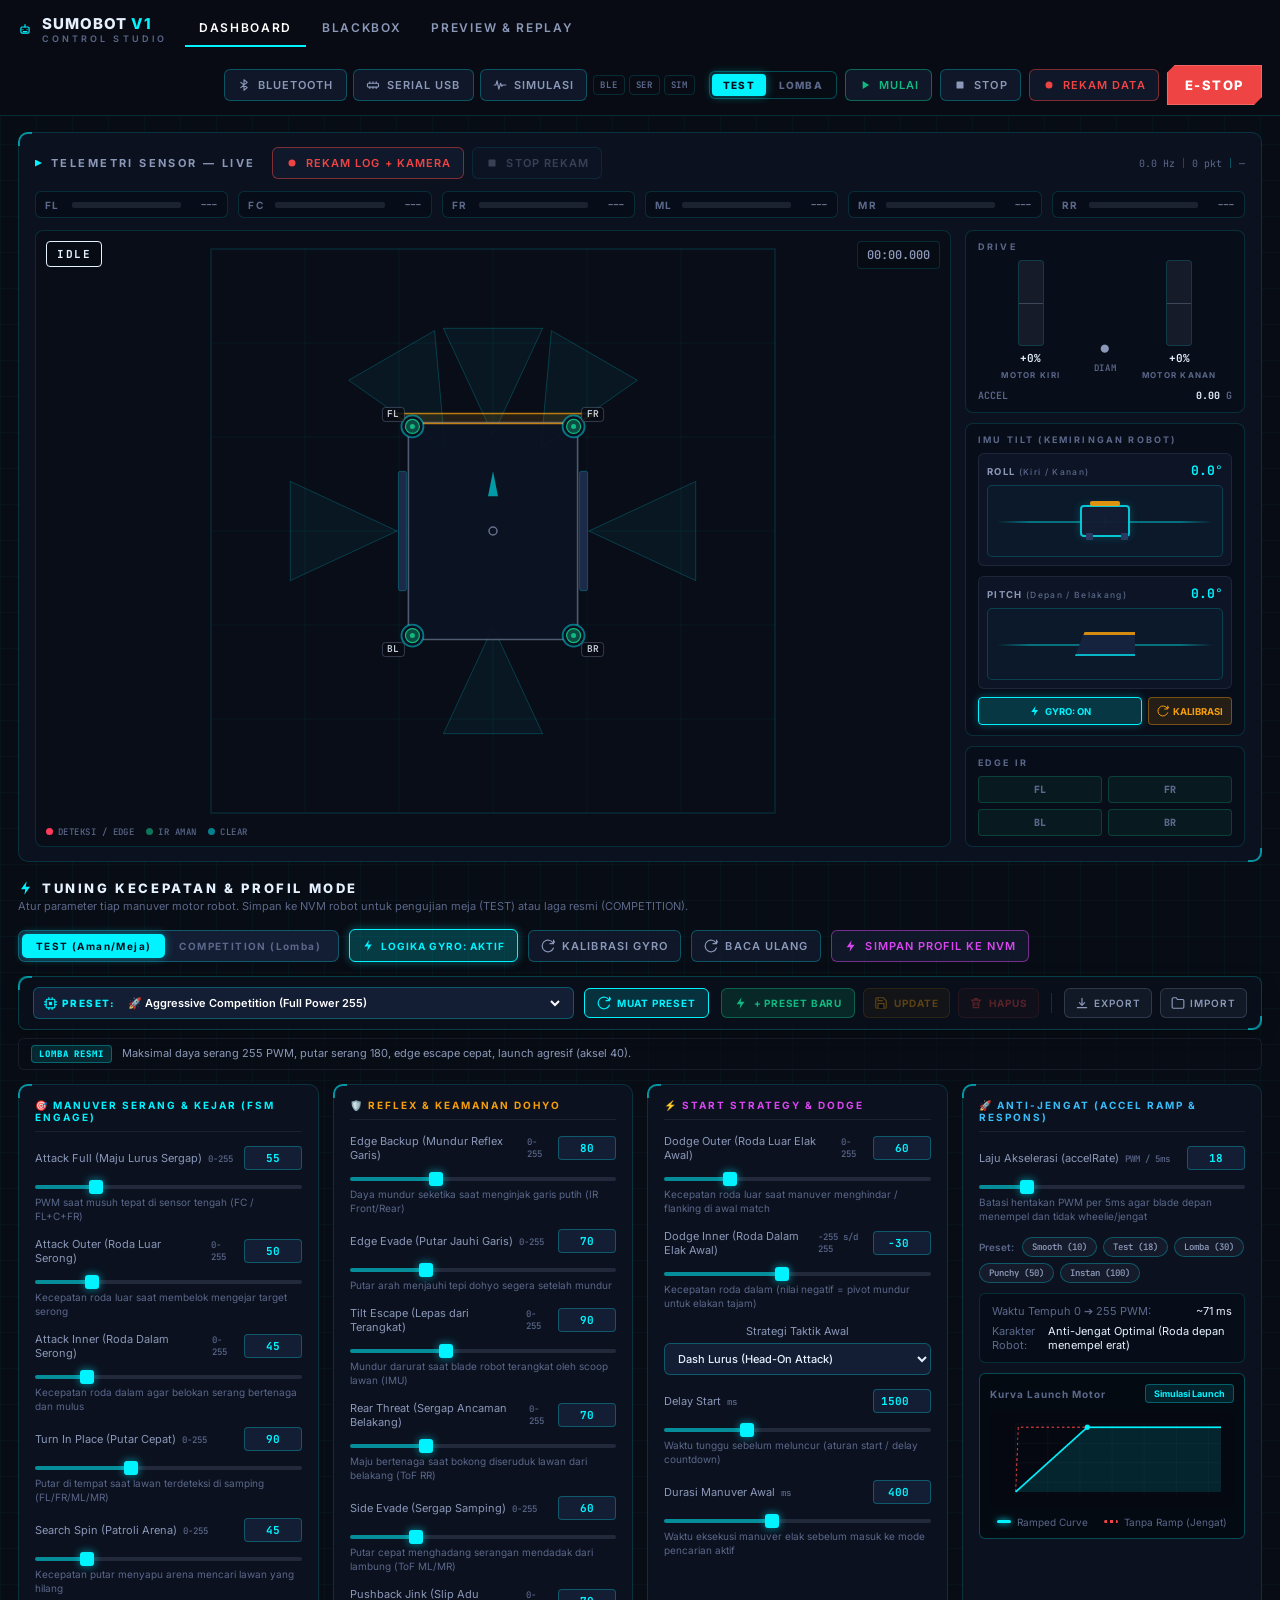
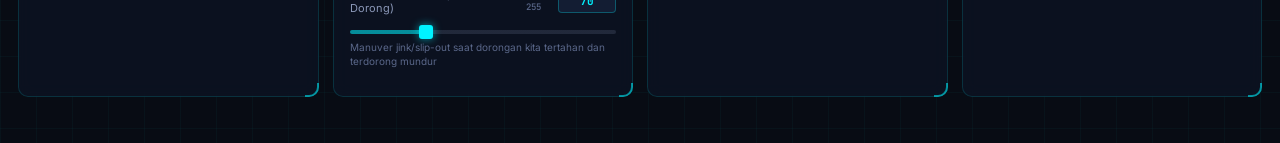
<file: index.html>
<!DOCTYPE html>
<html>
<head>
  <meta charset="utf-8">
  <meta http-equiv="refresh" content="0; url=/web/index.html">
  <title>Redirecting to Summobot Studio...</title>
  <script>
    window.location.href = "/web/index.html";
  </script>
</head>
<body>
  <p>Redirecting to <a href="/web/index.html">Summobot Studio</a>...</p>
</body>
</html>
</file>
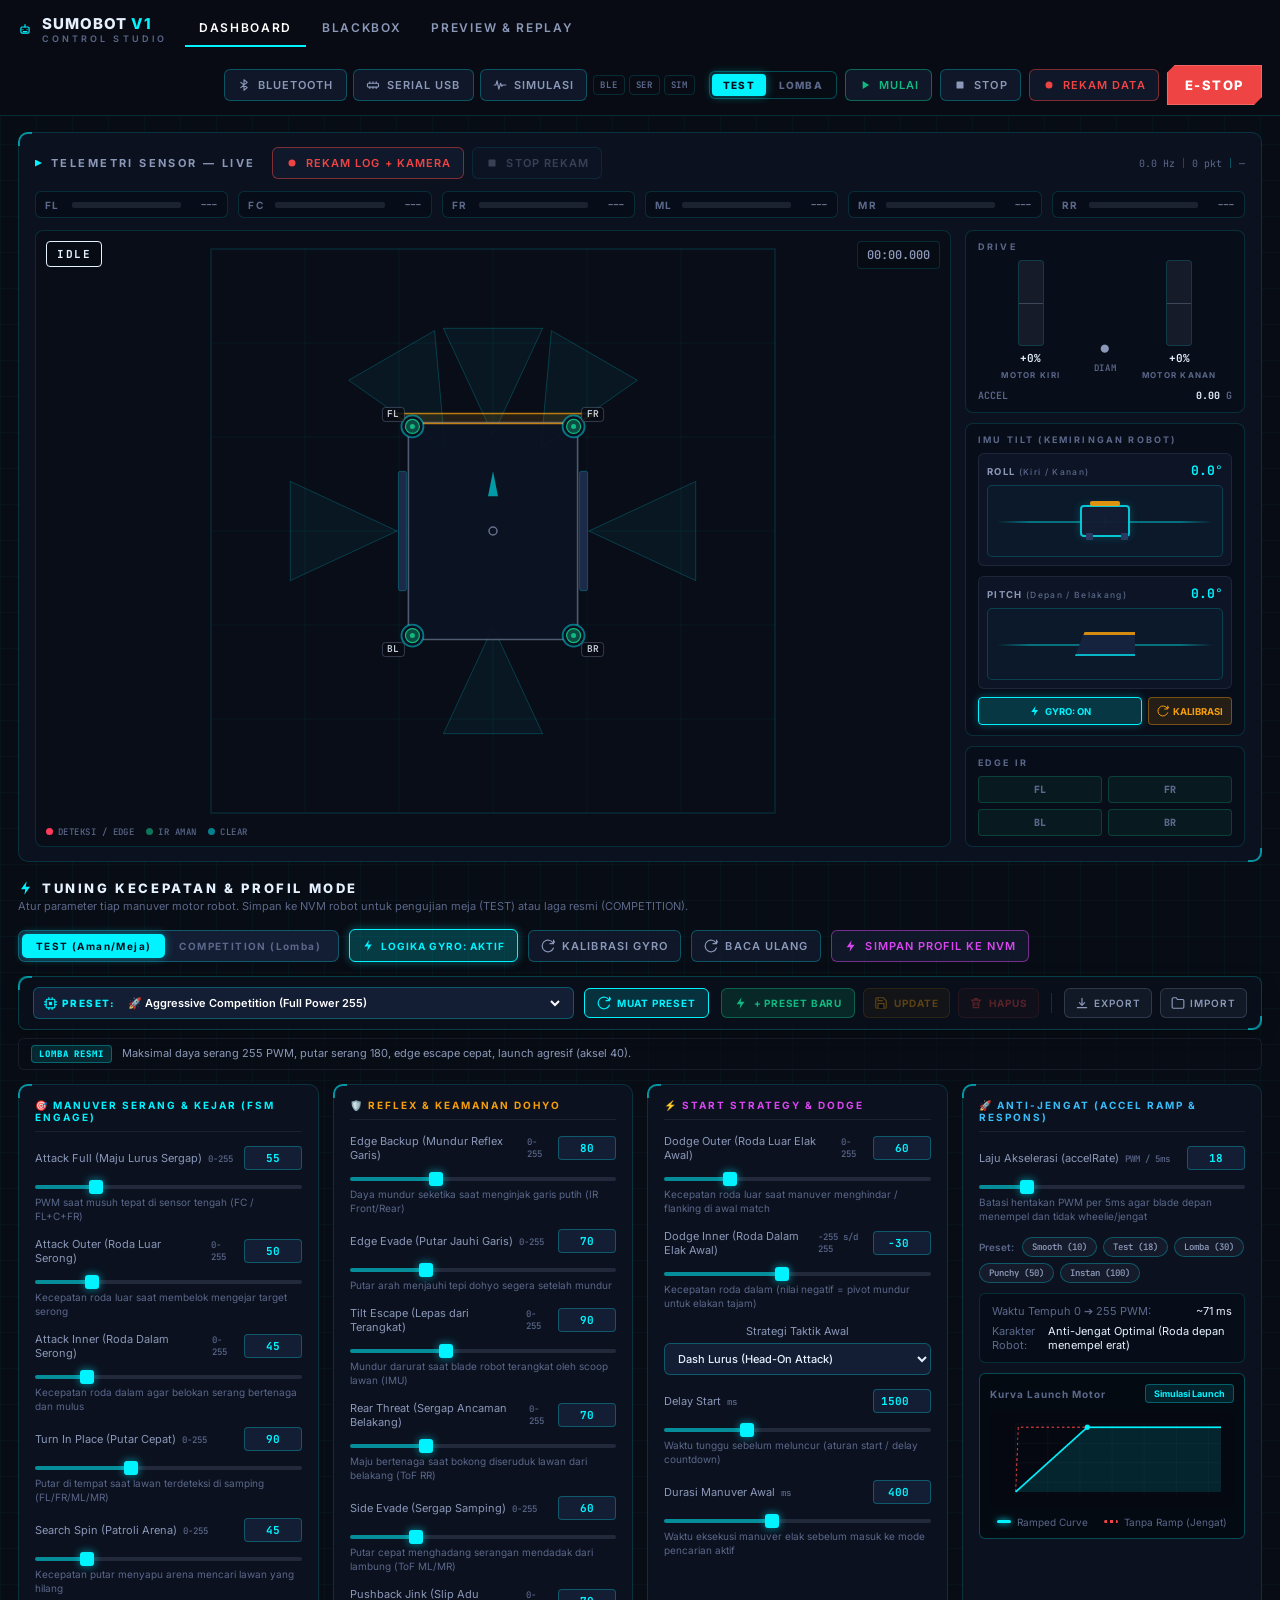
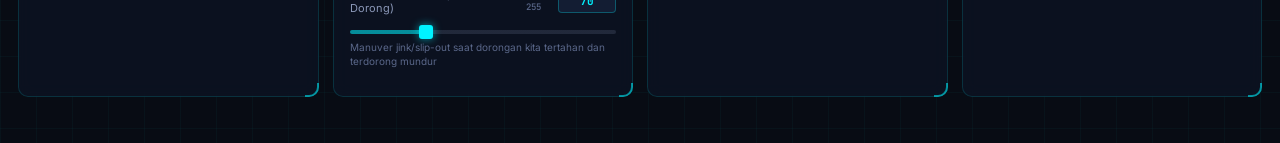
<file: web/index.html>
<!DOCTYPE html>
<html lang="id">
<head>
<meta charset="UTF-8"/>
<meta name="viewport" content="width=device-width, initial-scale=1.0"/>
<title>SUMOBOT V1 — Control Studio</title>
<link rel="preconnect" href="https://fonts.googleapis.com">
<link rel="preconnect" href="https://fonts.gstatic.com" crossorigin>
<link href="https://fonts.googleapis.com/css2?family=Inter:wght@400;500;600;700;800&family=JetBrains+Mono:wght@400;500;700&display=swap" rel="stylesheet">
<link rel="stylesheet" href="style.css"/>
</head>
<body>

<!-- ====== SPRITE IKON SVG ====== -->
<svg width="0" height="0" style="position:absolute" aria-hidden="true">
  <symbol id="i-play" viewBox="0 0 24 24"><path d="M8 5v14l11-7z" fill="currentColor"/></symbol>
  <symbol id="i-pause" viewBox="0 0 24 24"><path d="M7 5h4v14H7zM13 5h4v14h-4z" fill="currentColor"/></symbol>
  <symbol id="i-stop" viewBox="0 0 24 24"><rect x="6" y="6" width="12" height="12" rx="1.5" fill="currentColor"/></symbol>
  <symbol id="i-bt" viewBox="0 0 24 24"><path d="M6.5 7.5l11 9L12 21V3l5.5 4.5-11 9" fill="none" stroke="currentColor" stroke-width="2" stroke-linejoin="round" stroke-linecap="round"/></symbol>
  <symbol id="i-usb" viewBox="0 0 24 24"><rect x="2.5" y="9" width="19" height="6.5" rx="2" fill="none" stroke="currentColor" stroke-width="2"/><path d="M6.5 9V6.5M12 9V6.5M17.5 9V6.5M6.5 15.5V18M12 15.5V18M17.5 15.5V18" stroke="currentColor" stroke-width="2" stroke-linecap="round"/></symbol>
  <symbol id="i-cam" viewBox="0 0 24 24"><path d="M4 8h3.2L9 5.5h6L16.8 8H20a1 1 0 0 1 1 1v9a1 1 0 0 1-1 1H4a1 1 0 0 1-1-1V9a1 1 0 0 1 1-1z" fill="none" stroke="currentColor" stroke-width="2" stroke-linejoin="round"/><circle cx="12" cy="13" r="3.2" fill="none" stroke="currentColor" stroke-width="2"/></symbol>
  <symbol id="i-up" viewBox="0 0 24 24"><path d="M12 16V4m0 0L7.5 8.5M12 4l4.5 4.5M4 20h16" fill="none" stroke="currentColor" stroke-width="2" stroke-linecap="round" stroke-linejoin="round"/></symbol>
  <symbol id="i-down" viewBox="0 0 24 24"><path d="M12 4v12m0 0l-4.5-4.5M12 16l4.5-4.5M4 20h16" fill="none" stroke="currentColor" stroke-width="2" stroke-linecap="round" stroke-linejoin="round"/></symbol>
  <symbol id="i-trash" viewBox="0 0 24 24"><path d="M4 7h16M9.5 7V4.5h5V7M6.5 7l1 13h9l1-13M10 11v5M14 11v5" fill="none" stroke="currentColor" stroke-width="2" stroke-linecap="round" stroke-linejoin="round"/></symbol>
  <symbol id="i-warn" viewBox="0 0 24 24"><path d="M12 3.5L2.5 20h19L12 3.5z" fill="none" stroke="currentColor" stroke-width="2" stroke-linejoin="round"/><path d="M12 10v4.5M12 17.5v.5" stroke="currentColor" stroke-width="2" stroke-linecap="round"/></symbol>
  <symbol id="i-bot" viewBox="0 0 24 24"><rect x="5" y="8.5" width="14" height="10.5" rx="2" fill="none" stroke="currentColor" stroke-width="2"/><path d="M12 4.5v4M8.5 13h.01M15.5 13h.01M9 16.5h6" stroke="currentColor" stroke-width="2" stroke-linecap="round"/></symbol>
  <symbol id="i-eye" viewBox="0 0 24 24"><path d="M2.5 12S6 5.8 12 5.8 21.5 12 21.5 12 18 18.2 12 18.2 2.5 12 2.5 12z" fill="none" stroke="currentColor" stroke-width="2" stroke-linejoin="round"/><circle cx="12" cy="12" r="2.8" fill="none" stroke="currentColor" stroke-width="2"/></symbol>
  <symbol id="i-rec" viewBox="0 0 24 24"><circle cx="12" cy="12" r="6" fill="currentColor"/></symbol>
  <symbol id="i-bolt" viewBox="0 0 24 24"><path d="M13 2L4.5 14H11l-1.5 8L18 10h-6.5L13 2z" fill="currentColor"/></symbol>
  <symbol id="i-wave" viewBox="0 0 24 24"><path d="M2 12h3l2-7 3 14 3-10 2 5 2-2h5" fill="none" stroke="currentColor" stroke-width="2" stroke-linecap="round" stroke-linejoin="round"/></symbol>
  <symbol id="i-sync" viewBox="0 0 24 24"><path d="M21.5 2v6h-6M21.34 15.57a10 10 0 1 1-.57-8.38l5.67-5.19" fill="none" stroke="currentColor" stroke-width="2" stroke-linecap="round" stroke-linejoin="round"/></symbol>
  <symbol id="i-save" viewBox="0 0 24 24"><path d="M19 21H5a2 2 0 0 1-2-2V5a2 2 0 0 1 2-2h11l5 5v11a2 2 0 0 1-2 2z" fill="none" stroke="currentColor" stroke-width="2" stroke-linecap="round" stroke-linejoin="round"/><polyline points="17 21 17 13 7 13 7 21" stroke="currentColor" stroke-width="2"/><polyline points="7 3 7 8 15 8" stroke="currentColor" stroke-width="2"/></symbol>
  <symbol id="i-folder" viewBox="0 0 24 24"><path d="M22 19a2 2 0 0 1-2 2H4a2 2 0 0 1-2-2V5a2 2 0 0 1 2-2h5l2 3h9a2 2 0 0 1 2 2z" fill="none" stroke="currentColor" stroke-width="2" stroke-linecap="round" stroke-linejoin="round"/></symbol>
  <symbol id="i-chip" viewBox="0 0 24 24"><rect x="4" y="4" width="16" height="16" rx="2" fill="none" stroke="currentColor" stroke-width="2"/><rect x="9" y="9" width="6" height="6" fill="currentColor"/><path d="M9 1v3M15 1v3M9 20v3M15 20v3M20 9h3M20 14h3M1 9h3M1 14h3" stroke="currentColor" stroke-width="2" stroke-linecap="round"/></symbol>
</svg>

<!-- ====== TOPBAR ====== -->
<header class="topbar">
  <div class="brand">
    <svg class="ic brand-ic"><use href="#i-bot"/></svg>
    <div class="brand-txt">
      <b>SUMOBOT<span>V1</span></b>
      <small>CONTROL STUDIO</small>
    </div>
  </div>

  <nav class="tabs" id="tabs">
    <button class="tab active" data-tab="tab-dashboard">DASHBOARD</button>
    <button class="tab" data-tab="tab-blackbox">BLACKBOX</button>
    <button class="tab" data-tab="tab-preview">PREVIEW &amp; REPLAY</button>
  </nav>

  <div class="topbar-right">
    <div class="conn">
      <button class="btn" id="btnBle"><svg class="ic"><use href="#i-bt"/></svg><span>Bluetooth</span></button>
      <button class="btn" id="btnSerial"><svg class="ic"><use href="#i-usb"/></svg><span>Serial USB</span></button>
      <button class="btn" id="btnSim"><svg class="ic"><use href="#i-wave"/></svg><span>Simulasi</span></button>
      <div class="chips">
        <span class="chip" id="chipBle">BLE</span>
        <span class="chip" id="chipSer">SER</span>
        <span class="chip" id="chipSim">SIM</span>
      </div>
    </div>
    <div class="matchctl">
      <div class="match-mode-selector" title="Pilih Mode Kecepatan Robot Saat Bertanding (TEST Aman vs COMPETITION Lomba)">
        <button type="button" class="btn-match-mode active" id="btnHeaderModeTest" data-mode="TEST">TEST</button>
        <button type="button" class="btn-match-mode" id="btnHeaderModeComp" data-mode="COMPETITION">LOMBA</button>
      </div>
      <button class="btn btn-go" id="btnQuickStart"><svg class="ic"><use href="#i-play"/></svg><span id="txtStartBtn">MULAI</span></button>
      <button class="btn" id="btnQuickStop"><svg class="ic"><use href="#i-stop"/></svg><span>STOP</span></button>
      <button type="button" class="btn btn-rec" id="btnHeaderRecord" title="Tombol Terpisah: Rekam / Hentikan Rekaman Blackbox Flash &amp; Kamera"><svg class="ic"><use href="#i-rec"/></svg><span id="txtHeaderRecord">REKAM DATA</span></button>
      <button class="estop" id="btnEstop">E-STOP</button>
    </div>
  </div>
</header>

<main>
  <!-- ============================================================
       TAB 1 : DASHBOARD  (Telemetri Live + Tuning di bawahnya)
  ============================================================= -->
  <section id="tab-dashboard" class="tabpage active">

    <div class="card live-card">
      <div class="card-head">
        <div class="card-head-left">
          <h3>TELEMETRI SENSOR — LIVE</h3>
          <!-- Quick Match Recording on Dashboard -->
          <div class="dash-rec-controls">
            <button type="button" class="btn btn-sm btn-rec" id="btnDashLogStart" title="Mulai rekam Blackbox Flash ESP32 & Kamera Laptop">
              <svg class="ic"><use href="#i-rec"/></svg><span>REKAM LOG + KAMERA</span>
            </button>
            <button type="button" class="btn btn-sm" id="btnDashLogStop" disabled title="Berhenti rekam dan simpan video + log data">
              <svg class="ic"><use href="#i-stop"/></svg><span>STOP REKAM</span>
            </button>
            <div class="dash-rec-tag" id="dashRecIndicator">
              <span class="rec-pulsing-dot"></span>
              <span class="mono" id="dashRecTime">00:00.000</span>
            </div>
          </div>
        </div>
        <div class="live-stats mono">
          <span id="statHz">0.0 Hz</span><span class="sep"></span>
          <span id="statPk">0 pkt</span><span class="sep"></span>
          <span id="statAge">—</span>
        </div>
      </div>
      <div id="liveVizPanel" class="vizpanel"></div>
    </div>

    <div class="tuning">
      <div class="tuning-head">
        <div class="th-left">
          <h2><svg class="ic"><use href="#i-bolt"/></svg> TUNING KECEPATAN &amp; PROFIL MODE</h2>
          <p class="hint">Atur parameter tiap manuver motor robot. Simpan ke NVM robot untuk pengujian meja (TEST) atau laga resmi (COMPETITION).</p>
        </div>
        <div class="th-right">
          <div class="mode-toggle-group">
            <button type="button" class="btn-mode active" id="btnModeTest" data-mode="TEST">TEST (Aman/Meja)</button>
            <button type="button" class="btn-mode" id="btnModeComp" data-mode="COMPETITION">COMPETITION (Lomba)</button>
          </div>
          <button type="button" class="btn btn-gyro-pill active" id="btnTuningGyroToggle" title="Klik untuk ON/OFF logika Gyro IMU pada algoritma robot (Dodge &amp; Tilt Protect)">
            <svg class="ic"><use href="#i-bolt"/></svg><span id="txtTuningGyro">LOGIKA GYRO: AKTIF</span>
          </button>
          <button type="button" class="btn btn-ghost" id="btnTuningCalGyro" title="Kalibrasi Zero-Drift Gyro Z &amp; Tare Datar Robot">
            <svg class="ic"><use href="#i-sync"/></svg> KALIBRASI GYRO
          </button>
          <button type="button" class="btn btn-ghost" id="btnLoadNVM" title="Baca profil aktif saat ini dari NVM ESP32">
            <svg class="ic"><use href="#i-sync"/></svg> BACA ULANG
          </button>
          <button type="button" class="btn btn-save" id="btnSaveAllNVM">
            <svg class="ic"><use href="#i-bolt"/></svg> SIMPAN PROFIL KE NVM<span class="dirty-dot"></span>
          </button>
        </div>
      </div>

      <!-- PRESET MANAGEMENT BAR -->
      <div class="preset-bar card">
        <div class="preset-left">
          <div class="preset-select-wrap">
            <span class="preset-tag-title">
              <svg class="ic"><use href="#i-chip"/></svg> PRESET:
            </span>
            <select id="presetSelect" class="preset-select" aria-label="Pilih Preset Tuning">
              <!-- diisi dinamis oleh JS -->
            </select>
          </div>
          <button type="button" class="btn btn-preset-load" id="btnLoadPreset" title="Terapkan parameter preset ini ke editor tuning aktif">
            <svg class="ic"><use href="#i-sync"/></svg> MUAT PRESET
          </button>
        </div>

        <div class="preset-right">
          <button type="button" class="btn btn-preset-add" id="btnSavePresetNew" title="Simpan konfigurasi parameter saat ini sebagai Preset Baru">
            <svg class="ic"><use href="#i-bolt"/></svg> + PRESET BARU
          </button>
          <button type="button" class="btn btn-preset-update" id="btnUpdatePreset" title="Timpa preset terpilih dengan nilai aktif saat ini" disabled>
            <svg class="ic"><use href="#i-save"/></svg> UPDATE
          </button>
          <button type="button" class="btn btn-preset-del" id="btnDeletePreset" title="Hapus preset terpilih" disabled>
            <svg class="ic"><use href="#i-trash"/></svg> HAPUS
          </button>
          <div class="preset-vdiv"></div>
          <button type="button" class="btn btn-preset-ghost" id="btnExportPresets" title="Export semua preset kustom ke file .json">
            <svg class="ic"><use href="#i-down"/></svg> EXPORT
          </button>
          <label class="btn btn-preset-ghost btn-preset-import-label" for="inputImportPresets" title="Import preset dari file .json">
            <svg class="ic"><use href="#i-folder"/></svg> IMPORT
          </label>
          <input type="file" id="inputImportPresets" accept=".json,application/json" hidden>
        </div>
      </div>

      <!-- PRESET DETAIL / NOTE BADGE -->
      <div class="preset-desc-strip" id="presetDescStrip">
        <span class="preset-badge-tag" id="presetBadgeTag">BAWAAN</span>
        <span class="preset-badge-desc" id="presetBadgeDesc">Memuat konfigurasi preset...</span>
      </div>

      <div class="tuning-grid">
        <!-- 1. MANUVER SERANG & KEJAR -->
        <div class="card tune t-combat">
          <h4>🎯 MANUVER SERANG &amp; KEJAR (FSM ENGAGE)</h4>
          <div class="srow-dual">
            <div class="srow-header">
              <label for="s_attackFull">Attack Full (Maju Lurus Sergap) <small>0-255</small></label>
              <input type="number" id="n_attackFull" class="num-input font-mono" min="0" max="255" value="55">
            </div>
            <input type="range" id="s_attackFull" data-key="attackFull" min="0" max="255" value="55">
            <span class="p-sub">PWM saat musuh tepat di sensor tengah (FC / FL+C+FR)</span>
          </div>

          <div class="srow-dual">
            <div class="srow-header">
              <label for="s_attackOuter">Attack Outer (Roda Luar Serong) <small>0-255</small></label>
              <input type="number" id="n_attackOuter" class="num-input font-mono" min="0" max="255" value="50">
            </div>
            <input type="range" id="s_attackOuter" data-key="attackOuter" min="0" max="255" value="50">
            <span class="p-sub">Kecepatan roda luar saat membelok mengejar target serong</span>
          </div>

          <div class="srow-dual">
            <div class="srow-header">
              <label for="s_attackInner">Attack Inner (Roda Dalam Serong) <small>0-255</small></label>
              <input type="number" id="n_attackInner" class="num-input font-mono" min="0" max="255" value="45">
            </div>
            <input type="range" id="s_attackInner" data-key="attackInner" min="0" max="255" value="45">
            <span class="p-sub">Kecepatan roda dalam agar belokan serang bertenaga dan mulus</span>
          </div>

          <div class="srow-dual">
            <div class="srow-header">
              <label for="s_turnInPlace">Turn In Place (Putar Cepat) <small>0-255</small></label>
              <input type="number" id="n_turnInPlace" class="num-input font-mono" min="0" max="255" value="90">
            </div>
            <input type="range" id="s_turnInPlace" data-key="turnInPlace" min="0" max="255" value="90">
            <span class="p-sub">Putar di tempat saat lawan terdeteksi di samping (FL/FR/ML/MR)</span>
          </div>

          <div class="srow-dual">
            <div class="srow-header">
              <label for="s_searchSpin">Search Spin (Patroli Arena) <small>0-255</small></label>
              <input type="number" id="n_searchSpin" class="num-input font-mono" min="0" max="255" value="45">
            </div>
            <input type="range" id="s_searchSpin" data-key="searchSpin" min="0" max="255" value="45">
            <span class="p-sub">Kecepatan putar menyapu arena mencari lawan yang hilang</span>
          </div>
        </div>

        <!-- 2. REFLEX & KEAMANAN DOHYO -->
        <div class="card tune t-reflex">
          <h4>🛡️ REFLEX &amp; KEAMANAN DOHYO</h4>
          <div class="srow-dual">
            <div class="srow-header">
              <label for="s_edgeBackup">Edge Backup (Mundur Reflex Garis) <small>0-255</small></label>
              <input type="number" id="n_edgeBackup" class="num-input font-mono" min="0" max="255" value="80">
            </div>
            <input type="range" id="s_edgeBackup" data-key="edgeBackup" min="0" max="255" value="80">
            <span class="p-sub">Daya mundur seketika saat menginjak garis putih (IR Front/Rear)</span>
          </div>

          <div class="srow-dual">
            <div class="srow-header">
              <label for="s_edgeEvade">Edge Evade (Putar Jauhi Garis) <small>0-255</small></label>
              <input type="number" id="n_edgeEvade" class="num-input font-mono" min="0" max="255" value="70">
            </div>
            <input type="range" id="s_edgeEvade" data-key="edgeEvade" min="0" max="255" value="70">
            <span class="p-sub">Putar arah menjauhi tepi dohyo segera setelah mundur</span>
          </div>

          <div class="srow-dual">
            <div class="srow-header">
              <label for="s_tiltEscape">Tilt Escape (Lepas dari Terangkat) <small>0-255</small></label>
              <input type="number" id="n_tiltEscape" class="num-input font-mono" min="0" max="255" value="90">
            </div>
            <input type="range" id="s_tiltEscape" data-key="tiltEscape" min="0" max="255" value="90">
            <span class="p-sub">Mundur darurat saat blade robot terangkat oleh scoop lawan (IMU)</span>
          </div>

          <div class="srow-dual">
            <div class="srow-header">
              <label for="s_rearThreat">Rear Threat (Sergap Ancaman Belakang) <small>0-255</small></label>
              <input type="number" id="n_rearThreat" class="num-input font-mono" min="0" max="255" value="70">
            </div>
            <input type="range" id="s_rearThreat" data-key="rearThreat" min="0" max="255" value="70">
            <span class="p-sub">Maju bertenaga saat bokong diseruduk lawan dari belakang (ToF RR)</span>
          </div>

          <div class="srow-dual">
            <div class="srow-header">
              <label for="s_sideEvade">Side Evade (Sergap Samping) <small>0-255</small></label>
              <input type="number" id="n_sideEvade" class="num-input font-mono" min="0" max="255" value="60">
            </div>
            <input type="range" id="s_sideEvade" data-key="sideEvade" min="0" max="255" value="60">
            <span class="p-sub">Putar cepat menghadang serangan mendadak dari lambung (ToF ML/MR)</span>
          </div>

          <div class="srow-dual">
            <div class="srow-header">
              <label for="s_pushbackJink">Pushback Jink (Slip Adu Dorong) <small>0-255</small></label>
              <input type="number" id="n_pushbackJink" class="num-input font-mono" min="0" max="255" value="70">
            </div>
            <input type="range" id="s_pushbackJink" data-key="pushbackJink" min="0" max="255" value="70">
            <span class="p-sub">Manuver jink/slip-out saat dorongan kita tertahan dan terdorong mundur</span>
          </div>
        </div>

        <!-- 3. START STRATEGY & DODGE -->
        <div class="card tune t-start">
          <h4>⚡ START STRATEGY &amp; DODGE</h4>
          <div class="srow-dual">
            <div class="srow-header">
              <label for="s_dodgeOuter">Dodge Outer (Roda Luar Elak Awal) <small>0-255</small></label>
              <input type="number" id="n_dodgeOuter" class="num-input font-mono" min="0" max="255" value="60">
            </div>
            <input type="range" id="s_dodgeOuter" data-key="dodgeOuter" min="0" max="255" value="60">
            <span class="p-sub">Kecepatan roda luar saat manuver menghindar / flanking di awal match</span>
          </div>

          <div class="srow-dual">
            <div class="srow-header">
              <label for="s_dodgeInner">Dodge Inner (Roda Dalam Elak Awal) <small>-255 s/d 255</small></label>
              <input type="number" id="n_dodgeInner" class="num-input font-mono" min="-255" max="255" value="-30">
            </div>
            <input type="range" id="s_dodgeInner" data-key="dodgeInner" min="-255" max="255" value="-30">
            <span class="p-sub">Kecepatan roda dalam (nilai negatif = pivot mundur untuk elakan tajam)</span>
          </div>

          <div class="srow srow-sel">
            <label for="s_startMode">Strategi Taktik Awal</label>
            <select id="s_startMode" data-key="startMode">
              <option value="dash" selected>Dash Lurus (Head-On Attack)</option>
              <option value="sweepL">Sapu Kiri (Left Flank Sweep)</option>
              <option value="sweepR">Sapu Kanan (Right Flank Sweep)</option>
              <option value="hold">Diam &amp; Amati (Counter-Puncher Hold)</option>
            </select>
          </div>

          <div class="srow-dual">
            <div class="srow-header">
              <label for="s_startDelayMs">Delay Start <small>ms</small></label>
              <input type="number" id="n_startDelayMs" class="num-input font-mono" min="0" max="5000" step="100" value="1500">
            </div>
            <input type="range" id="s_startDelayMs" data-key="startDelayMs" min="0" max="5000" step="100" value="1500">
            <span class="p-sub">Waktu tunggu sebelum meluncur (aturan start / delay countdown)</span>
          </div>

          <div class="srow-dual">
            <div class="srow-header">
              <label for="s_startTurnMs">Durasi Manuver Awal <small>ms</small></label>
              <input type="number" id="n_startTurnMs" class="num-input font-mono" min="0" max="1000" step="50" value="400">
            </div>
            <input type="range" id="s_startTurnMs" data-key="startTurnMs" min="0" max="1000" step="50" value="400">
            <span class="p-sub">Waktu eksekusi manuver elak sebelum masuk ke mode pencarian aktif</span>
          </div>
        </div>

        <!-- 4. ANTI-JENGAT & KURVA AKSELERASI -->
        <div class="card tune t-accel">
          <h4>🚀 ANTI-JENGAT (ACCEL RAMP &amp; RESPONS)</h4>
          <div class="srow-dual">
            <div class="srow-header">
              <label for="sliderAccelRate">Laju Akselerasi (accelRate) <small>PWM / 5ms</small></label>
              <input type="number" id="n_accelRate" class="num-input font-mono" min="2" max="100" value="18">
            </div>
            <input type="range" id="sliderAccelRate" data-key="accelRate" min="2" max="100" value="18" step="1">
            <span class="p-sub">Batasi hentakan PWM per 5ms agar blade depan menempel dan tidak wheelie/jengat</span>
          </div>

          <!-- Quick Presets -->
          <div class="preset-buttons">
            <span class="preset-lbl">Preset:</span>
            <button type="button" class="btn-chip" data-accel="10">Smooth (10)</button>
            <button type="button" class="btn-chip" data-accel="18">Test (18)</button>
            <button type="button" class="btn-chip" data-accel="30">Lomba (30)</button>
            <button type="button" class="btn-chip" data-accel="50">Punchy (50)</button>
            <button type="button" class="btn-chip" data-accel="100">Instan (100)</button>
          </div>

          <!-- Ramp Calculator -->
          <div class="calc-box">
            <div class="calc-item">
              <span class="calc-label">Waktu Tempuh 0 ➔ 255 PWM:</span>
              <span class="calc-val font-mono text-cyan" id="calcRampTime">~71 ms</span>
            </div>
            <div class="calc-item">
              <span class="calc-label">Karakter Robot:</span>
              <span class="calc-val" id="calcCharacter">Anti-Jengat Optimal (Roda depan menempel erat)</span>
            </div>
          </div>

          <!-- Canvas Visualizer -->
          <div class="curve-canvas-box">
            <div class="curve-head">
              <span>Kurva Launch Motor</span>
              <button type="button" id="btnSimulateLaunch" class="btn-xs-cyan">Simulasi Launch</button>
            </div>
            <div class="canvas-wrapper">
              <canvas id="curveCanvas" width="380" height="150"></canvas>
            </div>
            <div class="legend-row">
              <div class="legend-item"><span class="legend-color color-cyan"></span><span>Ramped Curve</span></div>
              <div class="legend-item"><span class="legend-color color-red-dash"></span><span>Tanpa Ramp (Jengat)</span></div>
            </div>
          </div>
        </div>
      </div>
    </div>
  </section>

  <!-- ============================================================
       TAB 2 : BLACKBOX  (Flash + Kamera + Perekaman Sinkron)
  ============================================================= -->
  <section id="tab-blackbox" class="tabpage">
    <div class="bb-grid">

      <!-- STATUS FLASH -->
      <div class="card">
        <div class="card-head">
          <h3>STATUS FLASH (SPIFFS)</h3>
          <span class="rec-badge" id="recBadge"><svg class="ic"><use href="#i-rec"/></svg> REC</span>
        </div>
        <div class="kv"><span>File</span><b class="mono">/blackbox.csv</b></div>
        <div class="kv"><span>Baris terekam</span><b class="mono" id="flCount">0</b></div>
        <div class="kv"><span>Ukuran file</span><b class="mono" id="flSize">—</b></div>
        <div class="kv"><span>Chip terdeteksi</span><b class="mono" id="flHas">—</b></div>
        <div class="usage">
          <div class="usage-track"><div class="usage-fill" id="flFill"></div></div>
          <div class="usage-txt mono"><span id="flUsed">0 B</span> / <span id="flTotal">—</span> · sisa <span id="flFree">—</span></div>
        </div>
      </div>

      <!-- KAMERA -->
      <div class="card">
        <div class="card-head">
          <h3>KAMERA LAPTOP</h3>
          <span class="chip" id="camStatusPill">OFF</span>
        </div>
        <div class="cam-row">
          <svg class="ic"><use href="#i-cam"/></svg>
          <select id="cameraSelect"><option value="">— Pilih Perangkat Kamera —</option></select>
          <button type="button" class="btn btn-sm" id="btnCamToggle">
            <svg class="ic"><use href="#i-cam"/></svg><span id="txtCamToggle">AKTIFKAN</span>
          </button>
        </div>
        <div class="cam-preview">
          <video id="cameraLivePreview" autoplay playsinline muted></video>
          <div class="cam-off" id="camOff">KAMERA NONAKTIF (KLIK AKTIFKAN)</div>
          <span class="rec-dot" id="camRecDot">REC</span>
        </div>
      </div>

      <!-- PEREKAMAN MATCH -->
      <div class="card">
        <div class="card-head"><h3>PEREKAMAN MATCH</h3></div>
        <div class="rec-actions">
          <button class="btn btn-rec" id="btnLogStart"><svg class="ic"><use href="#i-rec"/></svg><span>MULAI REKAM</span></button>
          <button class="btn" id="btnLogStop" disabled><svg class="ic"><use href="#i-stop"/></svg><span>BERHENTI</span></button>
        </div>
        <div class="rec-note">Rekaman mengirim <code>{cmd:"log_start"}</code> ke robot lalu langsung merekam video kamera secara sinkron. Saat berhenti: <code>{cmd:"log_stop"}</code> + video disimpan lokal.</div>
        <div class="rec-count mono" id="recBuf">0 baris · 00:00.000</div>

        <div class="rec-ready hidden" id="recReady">
          <svg class="ic"><use href="#i-eye"/></svg>
          <div><b>Video match siap.</b><small>Replay tersinkron dengan telemetri blackbox.</small></div>
          <button class="btn btn-go" id="btnGoPreview">LIHAT PREVIEW &amp; REPLAY</button>
        </div>

        <hr class="rule"/>
        <div class="upload-row">
          <label class="btn" for="fileVideo"><svg class="ic"><use href="#i-up"/></svg><span>Unggah Video Sendiri</span></label>
          <input type="file" id="fileVideo" accept="video/*" hidden/>
          <span class="hint" id="fileVideoName">— untuk rekaman dari HP / kamera eksternal —</span>
        </div>

        <hr class="rule"/>
        <div class="flash-actions">
          <button class="btn" id="btnLogFetch"><svg class="ic"><use href="#i-down"/></svg><span>TARIK DATA</span></button>
          <button class="btn" id="btnCsv"><svg class="ic"><use href="#i-down"/></svg><span>DOWNLOAD CSV</span></button>
          <button class="btn btn-danger" id="btnLogClear"><svg class="ic"><use href="#i-trash"/></svg><span id="clearLabel">HAPUS FLASH</span></button>
        </div>
      </div>
    </div>
  </section>

  <!-- ============================================================
       TAB 3 : PREVIEW & REPLAY  (Split screen tersinkronisasi)
  ============================================================= -->
  <section id="tab-preview" class="tabpage">
    <div class="replay-bar card">
      <div class="rb-info">
        <h3>PREVIEW &amp; REPLAY</h3>
        <span class="mono hint" id="rpInfo">0 baris data · durasi 00:00.000</span>
      </div>
      <div class="rb-sync mono">
        <span>SYNC OFFSET</span>
        <button class="btn btn-xs" id="offMinus">−25 ms</button>
        <b id="offVal">0 ms</b>
        <button class="btn btn-xs" id="offPlus">+25 ms</button>
        <button class="btn btn-xs" id="offReset">reset</button>
      </div>
    </div>

    <div class="replay-split">
      <!-- KIRI : TELEMETRI -->
      <div class="replay-left card">
        <div class="card-head">
          <h3>TELEMETRI ROBOT</h3>
          <span class="sync-chip" id="syncChip">SYNC</span>
        </div>
        <div id="replayVizPanel" class="vizpanel"></div>
        <div class="vp-empty" id="rpEmpty">
          <svg class="ic"><use href="#i-warn"/></svg>
          <p>Belum ada data blackbox.<br>Rekam match di tab <b>BLACKBOX</b> atau tekan <b>TARIK DATA</b> dari flash.</p>
        </div>
      </div>

      <!-- KANAN : VIDEO -->
      <div class="replay-right card video-card">
        <div class="card-head">
          <h3>VIDEO FOOTAGE</h3>
          <span class="hint" id="vidName">— tanpa video —</span>
        </div>
        <div class="video-stage">
          <video id="replayVideo" playsinline></video>
          <div class="video-empty" id="videoEmpty">
            <svg class="ic"><use href="#i-cam"/></svg>
            <p>Belum ada video.<br>Rekam kamera dari tab BLACKBOX atau unggah file.</p>
            <label class="btn" for="fileVideo2">Pilih File Video</label>
            <input type="file" id="fileVideo2" accept="video/*" hidden/>
          </div>
        </div>
        <div class="vctrl">
          <button class="btn btn-icon" id="btnVPlay"><svg class="ic"><use href="#i-play"/></svg></button>
          <span class="mono vtime" id="vTime">00:00.000</span>
          <input type="range" id="vSeek" min="0" max="1000" value="0" step="1"/>
          <span class="mono vtime dim" id="vDur">00:00.000</span>
          <select id="vSpeed" class="sel-speed">
            <option value="0.25">0.25×</option>
            <option value="0.5">0.5×</option>
            <option value="1" selected>1.0×</option>
            <option value="1.5">1.5×</option>
            <option value="2">2.0×</option>
          </select>
        </div>
      </div>
    </div>
  </section>
<!-- MODAL SIMPAN PRESET BARU -->
<div id="modalPresetSave" class="modal-backdrop hidden">
  <div class="modal-card">
    <div class="modal-header">
      <div class="modal-title">
        <svg class="ic"><use href="#i-bolt"/></svg> SIMPAN PRESET TUNING BARU
      </div>
      <button type="button" class="btn-modal-close" id="btnCancelPresetModal" title="Tutup">&times;</button>
    </div>
    <div class="modal-body">
      <p class="modal-subtitle">Simpan 14 parameter manuver motor &amp; strategi start saat ini ke dalam preset kustom browser.</p>
      
      <div class="modal-field">
        <label for="inputPresetName">NAMA PRESET <span class="req">*</span></label>
        <input type="text" id="inputPresetName" class="modal-input" placeholder="cth: Laga Dohyo Kayu - Flanker 255" maxlength="42">
      </div>

      <div class="modal-field">
        <label for="inputPresetDesc">DESKRIPSI / CATATAN TAKTIK</label>
        <input type="text" id="inputPresetDesc" class="modal-input" placeholder="cth: SweepL start, elak mundur tajam, aksel agresif" maxlength="90">
      </div>

      <div class="modal-field">
        <label>MODE BASIS DATA</label>
        <div class="modal-mode-badge" id="modalPresetBaseMode">COMPETITION (Lomba)</div>
      </div>
    </div>
    <div class="modal-footer">
      <button type="button" class="btn btn-ghost" id="btnClosePresetModal">Batal</button>
      <button type="button" class="btn btn-save" id="btnConfirmSavePreset">
        <svg class="ic"><use href="#i-save"/></svg> SIMPAN PRESET
      </button>
    </div>
  </div>
</div>

<div id="toasts"></div>
<script src="app.js"></script>
</body>
</html>
</file>
<file: web/style.css>
/* ==========================================================
   SUMOBOT V1 STUDIO — Cyberpunk Dark Theme
   ========================================================== */
*{margin:0;padding:0;box-sizing:border-box}

:root{
  --bg0:#080c14; --bg1:#0d1424; --bg2:#131d33; --bg3:#1a2745;
  --line:rgba(0,243,255,.14); --line2:rgba(0,243,255,.28);
  --cyan:#00f3ff; --violet:#d946ef; --green:#10b981;
  --amber:#f59e0b; --red:#ef4444;
  --txt:#e6f1ff; --txt2:#8b98b8; --txt3:#5b688a;
  --mono:'JetBrains Mono',monospace; --sans:'Inter',sans-serif;
}
html,body{height:100%}
body{
  font-family:var(--sans);color:var(--txt);font-size:14px;
  background:var(--bg0);
  background-image:
    linear-gradient(rgba(0,243,255,.03) 1px,transparent 1px),
    linear-gradient(90deg,rgba(0,243,255,.03) 1px,transparent 1px);
  background-size:36px 36px;
  -webkit-font-smoothing:antialiased;overflow-x:hidden;
}
.mono{font-family:var(--mono)}
.hidden{display:none!important}
::selection{background:rgba(0,243,255,.25)}
::-webkit-scrollbar{width:9px;height:9px}
::-webkit-scrollbar-track{background:var(--bg0)}
::-webkit-scrollbar-thumb{background:var(--bg3);border-radius:5px;border:2px solid var(--bg0)}

/* ================= TOPBAR ================= */
.topbar{
  display:flex;align-items:center;gap:18px;flex-wrap:wrap;
  padding:10px 18px;position:sticky;top:0;z-index:50;
  background:rgba(8,12,20,.88);backdrop-filter:blur(8px);
  border-bottom:1px solid var(--line);
}
.brand{display:flex;align-items:center;gap:10px}
.brand-ic{width:30px;height:30px;color:var(--cyan)}
.brand-txt b{font-weight:800;letter-spacing:.06em;font-size:15px}
.brand-txt b span{color:var(--cyan);margin-left:4px}
.brand-txt small{display:block;font-size:9px;letter-spacing:.34em;color:var(--txt3);font-weight:600}
.tabs{display:flex;gap:2px}
.tab{
  background:none;border:none;cursor:pointer;color:var(--txt2);
  font:600 12px var(--sans);letter-spacing:.14em;
  padding:10px 14px;border-bottom:2px solid transparent;transition:.15s;
}
.tab:hover{color:var(--txt)}
.tab.active{color:#fff;border-bottom-color:var(--cyan)}
.topbar-right{margin-left:auto;display:flex;align-items:center;gap:14px;flex-wrap:wrap}
.conn{display:flex;align-items:center;gap:6px}
.chips{display:flex;gap:4px}
.chip{font:700 9px var(--mono);letter-spacing:.08em;color:var(--txt3);border:1px solid var(--line);padding:3px 6px;border-radius:4px}
.chip.on{color:var(--cyan);border-color:rgba(0,243,255,.5);background:rgba(0,243,255,.08);box-shadow:0 0 8px rgba(0,243,255,.25)}
.matchctl{display:flex;align-items:center;gap:8px}
.match-mode-selector{
  display:flex;align-items:center;background:rgba(8,12,20,.85);
  border:1px solid var(--line2);border-radius:6px;padding:2px;gap:2px;
}
.btn-match-mode{
  padding:5px 11px;border:none;border-radius:4px;background:transparent;
  color:var(--txt3);font:800 10px var(--sans);letter-spacing:.12em;
  cursor:pointer;transition:.2s;
}
.btn-match-mode:hover{color:var(--txt)}
.btn-match-mode.active[data-mode="TEST"]{
  background:var(--cyan);color:#04101e;box-shadow:0 0 10px rgba(0,243,255,.45);
}
.btn-match-mode.active[data-mode="COMPETITION"]{
  background:var(--red);color:#fff;box-shadow:0 0 12px rgba(239,68,68,.55);
}

/* ================= TOMBOL ================= */
.btn{
  display:inline-flex;align-items:center;gap:7px;cursor:pointer;
  background:rgba(19,29,51,.7);border:1px solid var(--line2);color:var(--txt2);
  font:600 11px var(--sans);letter-spacing:.1em;text-transform:uppercase;
  padding:8px 12px;border-radius:6px;transition:.15s;
}
.btn:hover{color:var(--cyan);border-color:var(--cyan)}
.btn:active{transform:translateY(1px)}
.btn.active{color:var(--cyan);border-color:var(--cyan);background:rgba(0,243,255,.08)}
.btn:disabled{opacity:.35;pointer-events:none}
.ic{width:14px;height:14px;flex-shrink:0;vertical-align:middle}
.btn .ic{width:14px;height:14px}
.btn-go{color:var(--green);border-color:rgba(16,185,129,.5)}
.btn-go:hover{color:#34d399;border-color:var(--green);background:rgba(16,185,129,.08)}
.btn-rec{color:var(--red);border-color:rgba(239,68,68,.5)}
.btn-rec:hover{color:#ff6b6b;border-color:var(--red);background:rgba(239,68,68,.07)}
.btn-rec.recording{color:#fff;border-color:var(--red);background:rgba(239,68,68,.85);box-shadow:0 0 14px rgba(239,68,68,.8);animation:recblink 1s steps(2) infinite}
.btn-danger:hover{color:var(--red);border-color:var(--red)}
.btn-danger.armed{background:var(--red);color:#fff;border-color:var(--red)}
.btn-save{color:var(--violet);border-color:rgba(217,70,239,.5);position:relative}
.btn-save:hover{color:#e879f9;border-color:var(--violet);background:rgba(217,70,239,.07)}
.btn-xs{padding:4px 8px;font-size:10px}
.btn-icon{padding:8px 10px}
.dirty-dot{width:7px;height:7px;border-radius:50%;background:var(--amber);display:none;margin-left:7px;box-shadow:0 0 6px var(--amber)}
.btn-save.dirty .dirty-dot{display:inline-block}
.estop{
  font:800 13px var(--sans);letter-spacing:.12em;color:#fff;background:var(--red);
  border:none;padding:12px 18px;cursor:pointer;transition:.12s;
  clip-path:polygon(8px 0,100% 0,100% calc(100% - 8px),calc(100% - 8px) 100%,0 100%,0 8px);
  box-shadow:inset 0 0 0 1px rgba(255,255,255,.18),0 4px 18px rgba(239,68,68,.35);
}
.estop:hover{background:#ff5b5b}
.estop:active{transform:scale(.95)}
body.estop-flash::after{
  content:'';position:fixed;inset:0;pointer-events:none;z-index:300;
  box-shadow:inset 0 0 140px rgba(239,68,68,.6);animation:eflash .55s ease-out forwards;
}
@keyframes eflash{from{opacity:1}to{opacity:0}}

/* ================= LAYOUT & KARTU ================= */
main{padding:16px 18px 46px;max-width:1560px;margin:0 auto}
.tabpage{display:none}
.tabpage.active{display:block;animation:fadein .25s}
@keyframes fadein{from{opacity:0;transform:translateY(6px)}}
.card{
  position:relative;background:rgba(13,20,36,.72);border:1px solid var(--line);
  border-radius:10px;padding:14px 16px;backdrop-filter:blur(8px);
}
.card::before,.card::after{content:'';position:absolute;width:12px;height:12px;pointer-events:none;opacity:.55}
.card::before{top:-1px;left:-1px;border-top:2px solid var(--cyan);border-left:2px solid var(--cyan);border-top-left-radius:10px}
.card::after{bottom:-1px;right:-1px;border-bottom:2px solid var(--cyan);border-right:2px solid var(--cyan);border-bottom-right-radius:10px}
.card-head{display:flex;align-items:center;justify-content:space-between;gap:10px;margin-bottom:12px;flex-wrap:wrap}
.card-head-left{display:flex;align-items:center;gap:16px;flex-wrap:wrap}
.dash-rec-controls{display:flex;align-items:center;gap:8px}
.dash-rec-tag{
  display:none;align-items:center;gap:6px;padding:3px 9px;
  background:rgba(239,68,68,.12);border:1px solid rgba(239,68,68,.5);
  border-radius:4px;font:700 11px var(--mono);color:#ff8fa0;
}
.dash-rec-tag.active{display:inline-flex}
.rec-pulsing-dot{
  width:7px;height:7px;border-radius:50%;background:var(--red);
  box-shadow:0 0 8px var(--red);animation:recblink 1s steps(2) infinite;
}
.btn-outline-danger{color:var(--red);border-color:rgba(239,68,68,.5)}
.btn-outline-danger:hover{color:#ff6b6b;border-color:var(--red);background:rgba(239,68,68,.12)}
.card-head h3{font-size:11px;font-weight:700;letter-spacing:.22em;color:var(--txt2);display:flex;align-items:center}
.card-head h3::before{content:'';display:inline-block;width:7px;height:7px;background:var(--cyan);margin-right:9px;clip-path:polygon(0 0,100% 50%,0 100%)}
.hint{color:var(--txt3);font-size:11px}
.hint code,.rec-note code{font-family:var(--mono);color:var(--cyan);font-size:10px}
.sep{width:1px;height:10px;background:var(--line2);display:inline-block;margin:0 8px}
.rule{border:none;border-top:1px dashed rgba(139,152,184,.2);margin:14px 0}

/* ================= PANEL VISUALISASI (dipakai LIVE & REPLAY) ================= */
/* ================= VIZ PANEL (DOM + Canvas) ================= */
.vizpanel{margin-top:10px}
.vp-tof{display:grid;grid-template-columns:repeat(6,1fr);gap:10px;margin-bottom:12px}
.tofbar{
  background:rgba(8,12,20,.6);border:1px solid var(--line);border-radius:6px;
  padding:6px 9px;display:flex;align-items:center;gap:9px;transition:border-color .15s;
}
.tofbar.hot{border-color:#ff0033;background:rgba(255,0,50,.20);box-shadow:0 0 10px rgba(255,0,50,.35)}
.tb-l{font:700 10px var(--sans);color:var(--txt3);letter-spacing:.12em;min-width:18px}
.tb-t{flex:1;height:6px;background:rgba(139,152,184,.15);border-radius:2px;overflow:hidden}
.tb-f{height:100%;width:0;background:var(--cyan);transition:width .08s}
.tofbar.hot .tb-f{background:#ff0033;box-shadow:0 0 8px #ff0033}
.tb-v{font-size:10px;color:var(--txt2);min-width:28px;text-align:right}
.tofbar.hot .tb-v{color:#ff2244;font-weight:800}

.vp-main{display:grid;grid-template-columns:minmax(0,1fr) 280px;gap:14px}
.vp-stage{position:relative;background:rgba(8,12,20,.55);border:1px solid var(--line);border-radius:8px;overflow:hidden}
.vp-stage canvas{display:block;width:100%;aspect-ratio:1.2/1;max-height:600px}
.vp-badge{
  position:absolute;top:10px;left:10px;font:700 11px var(--mono);letter-spacing:.14em;
  padding:5px 10px;border:1px solid;border-radius:4px;background:rgba(8,12,20,.72);
}
.vp-clock{
  position:absolute;top:10px;right:10px;font:600 12px var(--mono);color:var(--txt2);
  background:rgba(8,12,20,.72);padding:5px 9px;border-radius:4px;border:1px solid var(--line);
}
.vp-legend{position:absolute;bottom:8px;left:10px;display:flex;gap:12px;font:500 9px var(--mono);color:var(--txt3);letter-spacing:.05em}
.vp-legend i{display:inline-block;width:7px;height:7px;border-radius:50%;margin-right:5px}

.vp-side{display:flex;flex-direction:column;gap:10px}
.vp-block{background:rgba(8,12,20,.45);border:1px solid var(--line);border-radius:8px;padding:10px 12px}
.vp-block h4{font:700 9px var(--sans);letter-spacing:.24em;color:var(--txt3);margin-bottom:8px}

/* Drive / PWM */
.pwm-wrap{display:grid;grid-template-columns:1fr auto 1fr;gap:10px;align-items:end}
.pwm-unit{display:flex;flex-direction:column;align-items:center;gap:5px}
.pwm-track{position:relative;width:26px;height:86px;background:rgba(139,152,184,.1);border:1px solid var(--line);border-radius:4px;overflow:hidden}
.pwm-mid{position:absolute;left:0;right:0;top:50%;height:1px;background:rgba(139,152,184,.35)}
.pwm-fill{position:absolute;left:2px;right:2px;background:var(--cyan);border-radius:2px}
.pwm-fill.neg{background:var(--amber)}
.pwm-val{font:600 11px var(--mono);color:var(--txt)}
.pwm-unit label{font:700 8px var(--sans);letter-spacing:.16em;color:var(--txt3)}
.move-ind{display:flex;flex-direction:column;align-items:center;gap:2px;padding-bottom:6px}
.move-arrow{font-size:26px;line-height:1;color:var(--txt2);display:inline-block;transition:transform .12s}
.move-desc{font:600 9px var(--mono);letter-spacing:.08em;color:var(--txt3);white-space:nowrap}
.accel-row{margin-top:9px;font:600 10px var(--mono);color:var(--txt3);display:flex;justify-content:space-between}
.accel-row b{color:var(--txt)}

/* IMU mini (Vertikal Atas-Bawah & Lebih Besar) */
.imu-stack{display:flex;flex-direction:column;gap:10px}
.imu-card{
  background:rgba(19,29,51,.5);border:1px solid rgba(139,152,184,.14);
  border-radius:6px;padding:8px;
}
.imu-card-head{
  display:flex;justify-content:space-between;align-items:baseline;margin-bottom:6px;
}
.imu-axis-title{
  font:700 9.5px var(--sans);letter-spacing:.14em;color:var(--txt2);
}
.imu-axis-title small{color:var(--txt3);font-size:8.5px;font-weight:500}
.imu-card-head b{
  font:700 13px var(--mono);color:var(--cyan);
}
.imu-stage{
  position:relative;width:100%;height:72px;background:rgba(0,243,255,.025);
  border:1px solid rgba(0,243,255,.18);border-radius:5px;overflow:hidden;
}
.horizon{
  position:absolute;left:4%;right:4%;top:50%;height:1.5px;
  background:linear-gradient(90deg,transparent,rgba(0,243,255,.4) 15%,rgba(0,243,255,.4) 85%,transparent);
}
.horizon::before{
  content:'';position:absolute;left:50%;top:-5px;width:1px;height:11px;
  background:rgba(0,243,255,.5);transform:translateX(-50%);
}
.mini-bot{position:absolute;left:50%;top:50%;transform:translate(-50%,-50%);transition:transform .1s}
.mini-bot.front{
  width:50px;height:32px;background:rgba(19,29,51,.95);
  border:2px solid rgba(0,243,255,.8);border-radius:4px;
  box-shadow:0 0 10px rgba(0,243,255,.2);
}
.mini-bot.front::before{
  content:'';position:absolute;left:8px;right:8px;top:-6px;height:5px;
  background:rgba(245,158,11,.9);border-radius:2px;
}
.mini-bot.front::after{
  content:'';position:absolute;bottom:-5px;left:4px;width:7px;height:7px;
  background:#2a3a63;box-shadow:35px 0 0 #2a3a63;border-radius:1px;
}
.mini-bot.side{
  width:60px;height:24px;background:#16233f;
  clip-path:polygon(0 100%,16% 0,100% 0,100% 100%);
  border-bottom:2px solid rgba(0,243,255,.7);
}
.mini-bot.side::after{
  content:'';position:absolute;left:0;right:0;top:0;height:3px;
  background:rgba(245,158,11,.85);
}
.tilt-badge{
  display:none;margin-top:9px;align-items:center;gap:7px;justify-content:center;
  font:800 10px var(--sans);letter-spacing:.14em;color:#fff;background:var(--red);
  padding:6px;border-radius:5px;animation:tiltblink .5s steps(2) infinite;
}
.tilt-badge.on{display:flex}
.tilt-badge .ic{width:13px;height:13px}
@keyframes tiltblink{50%{background:#b91c1c}}

/* IMU Control Actions */
.imu-actions{display:flex;gap:6px;margin-top:8px}
.btn-gyro-toggle{
  flex:1;background:rgba(0,243,255,.12);border:1px solid rgba(0,243,255,.4);
  color:var(--cyan);font:700 9.5px var(--sans);padding:5px 6px;border-radius:4px;
  cursor:pointer;display:flex;align-items:center;justify-content:center;gap:4px;transition:.2s;
  height:28px;box-sizing:border-box;white-space:nowrap;
}
.btn-gyro-toggle.off{background:rgba(139,152,184,.08);border-color:rgba(139,152,184,.25);color:var(--txt3)}
.btn-gyro-toggle.on{color:#00f3ff;border-color:#00f3ff;background:rgba(0,243,255,.18);box-shadow:0 0 8px rgba(0,243,255,.3)}
.btn-gyro-toggle:hover{filter:brightness(1.15)}
.btn-gyro-toggle .ic{width:12px;height:12px;flex:none}

.btn-gyro-cal{
  background:rgba(245,158,11,.12);border:1px solid rgba(245,158,11,.4);
  color:#f59e0b;font:700 9.5px var(--sans);padding:5px 8px;border-radius:4px;
  cursor:pointer;display:flex;align-items:center;justify-content:center;gap:4px;transition:.2s;
  height:28px;box-sizing:border-box;white-space:nowrap;
}
.btn-gyro-cal:hover{background:#f59e0b;color:#04101e;box-shadow:0 0 8px rgba(245,158,11,.4)}
.btn-gyro-cal .ic{width:12px;height:12px;flex:none}

.btn-gyro-pill{
  background:rgba(0,243,255,.1);border:1px solid rgba(0,243,255,.3);color:var(--cyan);
  font:700 10px var(--sans);padding:7px 12px;border-radius:6px;cursor:pointer;
  display:inline-flex;align-items:center;gap:6px;transition:.2s;white-space:nowrap;
  height:33px;box-sizing:border-box;
}
.btn-gyro-pill.active{background:rgba(0,243,255,.2);border-color:#00f3ff;box-shadow:0 0 10px rgba(0,243,255,.35)}
.btn-gyro-pill.off{background:rgba(139,152,184,.08);border-color:rgba(139,152,184,.25);color:var(--txt3)}
.btn-gyro-pill .ic{width:13px;height:13px;flex:none}

/* Edge IR chips - SUPER JELAS MERAH SAAT KENA GARIS */
.edge-chips{display:grid;grid-template-columns:1fr 1fr;gap:6px}
.edge-chip{
  font:800 10px var(--mono);text-align:center;padding:6px 0;border-radius:4px;
  color:var(--txt3);background:rgba(16,185,129,.07);border:1px solid rgba(16,185,129,.25);
  transition:.15s;
}
.edge-chip.on{
  color:#ffffff;border-color:#ff0033;background:#ff0033;
  box-shadow:0 0 14px rgba(255,0,50,.85);animation:chipblink .3s steps(2) infinite;
  font-weight:900;
}
@keyframes chipblink{50%{background:#b91c1c;box-shadow:0 0 22px #ff0033}}

/* Statistik link */
.live-stats{font-size:10px;color:var(--txt3);display:flex;align-items:center}
.live-stats .ok{color:var(--green)}

/* ================= TUNING ================= */
.tuning{margin-top:18px}
.tuning-head{display:flex;align-items:center;justify-content:space-between;gap:16px;margin-bottom:14px;flex-wrap:wrap}
.th-left h2{font-size:13px;letter-spacing:.2em;display:flex;align-items:center;gap:8px;font-weight:800}
.th-left h2 .ic{width:16px;height:16px;color:var(--cyan)}
.th-left .hint{margin-top:3px;font-size:11px;color:var(--txt3)}
.th-right{display:flex;align-items:center;gap:10px;flex-wrap:wrap}

.mode-toggle-group{
  display:flex;background:var(--bg2);border:1px solid var(--line2);
  padding:3px;border-radius:7px;
}
.btn-mode{
  padding:6px 14px;border:none;border-radius:5px;background:transparent;
  color:var(--txt3);font:700 10px var(--sans);letter-spacing:.14em;
  cursor:pointer;transition:.2s;
}
.btn-mode:hover{color:var(--txt)}
.btn-mode.active{
  background:var(--cyan);color:#04101e;box-shadow:0 0 10px rgba(0,243,255,.45);
}

.tuning-grid{display:grid;grid-template-columns:repeat(auto-fit,minmax(280px,1fr));gap:14px}
.tune h4{font:700 10px var(--sans);letter-spacing:.2em;margin-bottom:14px;border-bottom:1px solid rgba(139,152,184,.12);padding-bottom:8px}
.t-combat h4{color:var(--cyan)}
.t-reflex h4{color:var(--amber)}
.t-start h4{color:var(--violet)}
.t-accel h4{color:#38bdf8}

/* Srow Dual (Number box + Range Slider) */
.srow-dual{margin-bottom:14px}
.srow-header{display:flex;align-items:center;justify-content:space-between;gap:8px;margin-bottom:5px}
.srow-header label{font-size:11px;color:var(--txt2);display:flex;align-items:baseline;gap:6px}
.srow-header label small{color:var(--txt3);font:500 9px var(--mono)}
.num-input{
  width:58px;height:24px;background:var(--bg2);border:1px solid var(--line2);
  border-radius:4px;color:var(--cyan);font:700 11px var(--mono);
  text-align:right;padding:0 6px;outline:none;transition:.2s;
}
.num-input:focus{border-color:var(--cyan);box-shadow:0 0 6px rgba(0,243,255,.35)}
.p-sub{display:block;font-size:10px;color:var(--txt3);line-height:1.4;margin-top:3px}

.srow{display:grid;grid-template-columns:1fr 64px;gap:4px 10px;align-items:center;margin-bottom:12px}
.srow label{grid-column:1/-1;font-size:11px;color:var(--txt2);display:flex;justify-content:space-between;align-items:baseline}
.srow label small{color:var(--txt3);font:500 9px var(--mono)}
.srow output{font:600 11px var(--mono);color:var(--cyan);text-align:right}
.srow-sel{display:flex;flex-direction:column;gap:5px;margin-bottom:14px}
.srow-sel label{font-size:11px;color:var(--txt2)}
.srow-sel select{width:100%}

input[type=range]{-webkit-appearance:none;appearance:none;height:4px;border-radius:2px;background:rgba(139,152,184,.18);outline:none;cursor:pointer;width:100%}
input[type=range]::-webkit-slider-thumb{-webkit-appearance:none;width:14px;height:14px;border-radius:3px;background:var(--cyan);box-shadow:0 0 8px rgba(0,243,255,.6);cursor:pointer;border:none}
input[type=range]::-moz-range-thumb{width:14px;height:14px;border-radius:3px;background:var(--cyan);box-shadow:0 0 8px rgba(0,243,255,.6);cursor:pointer;border:none}
select{
  background:var(--bg2);border:1px solid var(--line2);color:var(--txt);
  font:500 11px var(--sans);padding:7px 9px;border-radius:6px;outline:none;cursor:pointer;
}
select:focus{border-color:var(--cyan)}

/* Quick Presets */
.preset-buttons{display:flex;align-items:center;gap:6px;flex-wrap:wrap;margin:10px 0}
.preset-lbl{font-size:10px;color:var(--txt3);font-weight:600;margin-right:2px}
.btn-chip{
  background:rgba(139,152,184,.08);border:1px solid var(--line2);
  color:var(--txt2);border-radius:12px;padding:3px 9px;font:600 9px var(--mono);
  cursor:pointer;transition:.2s;
}
.btn-chip:hover{background:rgba(0,243,255,.15);border-color:var(--cyan);color:#fff}

/* Calc Box */
.calc-box{
  background:rgba(8,12,20,.6);border:1px solid var(--line);border-radius:6px;
  padding:10px 12px;display:flex;flex-direction:column;gap:6px;margin:10px 0;
}
.calc-item{display:flex;justify-content:space-between;align-items:center;font-size:11px}
.calc-label{color:var(--txt3)}
.calc-val{font-size:11px;color:var(--txt)}

/* Curve Canvas */
.curve-canvas-box{
  background:rgba(4,8,15,.7);border:1px solid var(--line2);border-radius:6px;
  padding:10px;margin-top:10px;
}
.curve-head{display:flex;justify-content:space-between;align-items:center;margin-bottom:8px;font-size:10px;color:var(--txt3);font-weight:700;letter-spacing:.1em}
.btn-xs-cyan{
  background:rgba(0,243,255,.1);border:1px solid rgba(0,243,255,.3);color:var(--cyan);
  padding:3px 8px;border-radius:4px;font:700 9px var(--sans);cursor:pointer;transition:.2s;
}
.btn-xs-cyan:hover{background:var(--cyan);color:#000}
.canvas-wrapper{border-radius:4px;overflow:hidden;background:#050811}
.canvas-wrapper canvas{width:100%;height:auto;display:block}
.legend-row{display:flex;justify-content:center;gap:16px;margin-top:8px;font-size:10px;color:var(--txt3)}
.legend-item{display:flex;align-items:center;gap:6px}
.legend-color{width:14px;height:3px;border-radius:2px}
.color-cyan{background:var(--cyan);box-shadow:0 0 6px var(--cyan)}
.color-red-dash{background:repeating-linear-gradient(90deg,#ef4444,#ef4444 3px,transparent 3px,transparent 6px)}

/* ================= BLACKBOX ================= */
.bb-grid{display:grid;grid-template-columns:1.05fr 1fr 1.15fr;gap:14px;align-items:start}
.kv{display:flex;justify-content:space-between;padding:6px 0;border-bottom:1px dashed rgba(139,152,184,.15);font-size:11px;color:var(--txt3)}
.kv b{color:var(--txt);font-weight:600;font-size:11px}
.usage{margin-top:12px}
.usage-track{height:10px;background:rgba(139,152,184,.12);border-radius:3px;overflow:hidden;border:1px solid var(--line)}
.usage-fill{height:100%;width:0;background:var(--green);transition:width .3s}
.usage-txt{margin-top:6px;font-size:10px;color:var(--txt3)}
.cam-row{display:flex;gap:8px;align-items:center;margin-bottom:10px}
.cam-row .ic{width:16px;height:16px;color:var(--txt2);flex:none}
.cam-row select{flex:1;min-width:0}
.cam-preview{position:relative;background:#000;border:1px solid var(--line);border-radius:8px;overflow:hidden;aspect-ratio:16/10}
.cam-preview video{width:100%;height:100%;object-fit:cover;display:block}
.cam-off{
  position:absolute;inset:0;display:flex;align-items:center;justify-content:center;
  font:600 10px var(--mono);letter-spacing:.22em;color:var(--txt3);
  background:repeating-linear-gradient(-45deg,rgba(139,152,184,.05) 0 8px,transparent 8px 16px);
}
.rec-dot{
  position:absolute;top:8px;right:8px;font:800 9px var(--mono);letter-spacing:.1em;
  color:#fff;background:var(--red);padding:3px 7px;border-radius:3px;display:none;
}
.rec-dot.on{display:block;animation:recblink 1s steps(2) infinite}
@keyframes recblink{50%{opacity:.25}}
.rec-badge{display:none;align-items:center;gap:6px;font:800 10px var(--mono);letter-spacing:.1em;color:#fff;background:var(--red);padding:4px 9px;border-radius:4px}
.rec-badge.on{display:inline-flex;animation:recblink 1s steps(2) infinite}
.rec-badge .ic{width:11px;height:11px}
.rec-actions{display:flex;gap:10px;margin-bottom:10px}
.rec-actions .btn{flex:1;justify-content:center;padding:12px}
.rec-note{font-size:11px;color:var(--txt3);line-height:1.55}
.rec-count{margin-top:8px;font:600 11px var(--mono);color:var(--txt2)}
.rec-ready{
  display:flex;align-items:center;gap:12px;margin-top:12px;padding:12px;
  border:1px solid rgba(16,185,129,.4);background:rgba(16,185,129,.07);border-radius:8px;
}
.rec-ready .ic{width:22px;height:22px;color:var(--green);flex:none}
.rec-ready b{display:block;font-size:12px}
.rec-ready small{color:var(--txt3);font-size:10px}
.rec-ready .btn{margin-left:auto;flex:none}
.upload-row,.flash-actions{display:flex;gap:8px;align-items:center;flex-wrap:wrap}

/* ================= PREVIEW & REPLAY ================= */
.replay-bar{display:flex;align-items:center;justify-content:space-between;gap:14px;margin-bottom:14px;flex-wrap:wrap;padding:12px 16px}
.rb-info h3{font-size:12px;letter-spacing:.18em;margin-bottom:2px}
.rb-sync{display:flex;align-items:center;gap:8px;font-size:10px;color:var(--txt3);letter-spacing:.1em}
.rb-sync b{color:var(--cyan);min-width:56px;text-align:center}
.replay-split{display:grid;grid-template-columns:minmax(0,1fr) minmax(0,1fr);gap:14px;align-items:start}
.replay-left{position:relative}
.vp-empty{
  position:absolute;inset:46px 16px 16px;z-index:5;
  display:flex;flex-direction:column;align-items:center;justify-content:center;gap:12px;
  text-align:center;color:var(--txt3);font-size:12px;line-height:1.7;
  background:rgba(8,12,20,.85);border:1px dashed var(--line2);border-radius:8px;
}
.vp-empty .ic{width:26px;height:26px;color:var(--amber)}
.video-stage{position:relative;background:#000;border:1px solid var(--line);border-radius:8px;overflow:hidden;aspect-ratio:16/9}
.video-stage video{width:100%;height:100%;object-fit:contain;display:block;background:#000}
.video-empty{
  position:absolute;inset:0;display:flex;flex-direction:column;align-items:center;justify-content:center;gap:12px;
  color:var(--txt3);font-size:12px;text-align:center;line-height:1.6;
  background:repeating-linear-gradient(-45deg,rgba(139,152,184,.05) 0 10px,transparent 10px 20px);
}
.video-empty .ic{width:30px;height:30px;color:var(--txt2)}
.vctrl{display:flex;align-items:center;gap:10px;margin-top:12px}
.vtime{font-size:11px}
.vtime.dim{color:var(--txt3)}
#vSeek{flex:1}
.sel-speed{width:76px;flex:none}
.sync-chip{font:700 9px var(--mono);letter-spacing:.12em;padding:3px 8px;border-radius:3px;border:1px solid var(--line);color:var(--txt3)}
.sync-chip.live{color:var(--green);border-color:rgba(16,185,129,.5);animation:recblink 1s steps(2) infinite}

/* ================= TOAST ================= */
#toasts{position:fixed;right:16px;bottom:16px;display:flex;flex-direction:column;gap:8px;z-index:200}
.toast{
  background:rgba(13,20,36,.95);border:1px solid var(--line2);border-left:3px solid var(--cyan);
  color:var(--txt);font-size:12px;padding:10px 14px;border-radius:6px;max-width:340px;
  opacity:0;transform:translateX(16px);transition:.25s;backdrop-filter:blur(8px);
}
.toast.in{opacity:1;transform:none}
.toast.ok{border-left-color:var(--green)}
.toast.warn{border-left-color:var(--amber)}
.toast.err{border-left-color:var(--red)}

/* ================= PRESET BAR & MODAL ================= */
.preset-bar{
  display:flex;align-items:center;justify-content:space-between;gap:12px;
  margin-bottom:8px;padding:10px 14px;background:rgba(10,16,28,.75);
  border:1px solid rgba(0,243,255,.2);border-radius:8px;flex-wrap:wrap;
  box-shadow:0 4px 16px rgba(0,0,0,.25);
}
.preset-left{display:flex;align-items:center;gap:10px;flex:1;min-width:280px;flex-wrap:wrap}
.preset-select-wrap{
  display:flex;align-items:center;gap:8px;background:var(--bg2);border:1px solid var(--line2);
  padding:3px 10px;border-radius:6px;flex:1;min-width:220px;
}
.preset-tag-title{
  font:800 10px var(--sans);letter-spacing:.14em;color:var(--cyan);
  display:flex;align-items:center;gap:5px;white-space:nowrap;
}
.preset-tag-title .ic{width:13px;height:13px}
.preset-select{
  background:transparent;border:none;color:#fff;font:600 11px var(--sans);
  outline:none;cursor:pointer;flex:1;padding:4px 0;width:100%;
}
.preset-select optgroup{background:#0a101c;color:var(--cyan);font-weight:700}
.preset-select option{background:#0e172a;color:var(--txt);font-weight:500}

.preset-right{display:flex;align-items:center;gap:8px;flex-wrap:wrap}
.preset-vdiv{width:1px;height:20px;background:rgba(139,152,184,.2);margin:0 4px}

.btn-preset-load{
  background:rgba(0,243,255,.15);border:1px solid var(--cyan);color:var(--cyan);
  font:700 10px var(--sans);letter-spacing:.08em;padding:7px 12px;border-radius:6px;
  cursor:pointer;display:flex;align-items:center;gap:6px;transition:.2s;white-space:nowrap;
}
.btn-preset-load:hover{background:var(--cyan);color:#04101e;box-shadow:0 0 10px rgba(0,243,255,.5)}

.btn-preset-add{
  background:rgba(16,185,129,.15);border:1px solid rgba(16,185,129,.4);color:#10b981;
  font:700 10px var(--sans);letter-spacing:.08em;padding:7px 12px;border-radius:6px;
  cursor:pointer;display:flex;align-items:center;gap:6px;transition:.2s;white-space:nowrap;
}
.btn-preset-add:hover{background:#10b981;color:#04101e;box-shadow:0 0 10px rgba(16,185,129,.4)}

.btn-preset-update{
  background:rgba(245,158,11,.12);border:1px solid rgba(245,158,11,.35);color:#f59e0b;
  font:700 10px var(--sans);padding:7px 10px;border-radius:6px;
  cursor:pointer;display:flex;align-items:center;gap:6px;transition:.2s;
}
.btn-preset-update:hover:not(:disabled){background:#f59e0b;color:#04101e;box-shadow:0 0 10px rgba(245,158,11,.4)}
.btn-preset-update:disabled{opacity:.35;cursor:not-allowed}

.btn-preset-del{
  background:rgba(239,68,68,.1);border:1px solid rgba(239,68,68,.3);color:#ef4444;
  font:700 10px var(--sans);padding:7px 10px;border-radius:6px;
  cursor:pointer;display:flex;align-items:center;gap:6px;transition:.2s;
}
.btn-preset-del:hover:not(:disabled){background:#ef4444;color:#fff;box-shadow:0 0 10px rgba(239,68,68,.4)}
.btn-preset-del:disabled{opacity:.35;cursor:not-allowed}

.btn-preset-ghost{
  background:rgba(139,152,184,.08);border:1px solid rgba(139,152,184,.25);color:var(--txt2);
  font:600 10px var(--sans);padding:7px 10px;border-radius:6px;
  cursor:pointer;display:inline-flex;align-items:center;gap:5px;transition:.2s;
}
.btn-preset-ghost:hover{background:rgba(139,152,184,.18);color:#fff;border-color:rgba(139,152,184,.5)}
.btn-preset-import-label{margin:0}

.preset-desc-strip{
  display:flex;align-items:center;gap:10px;margin-bottom:14px;padding:6px 12px;
  background:rgba(8,12,22,.5);border:1px solid rgba(139,152,184,.12);border-radius:6px;
}
.preset-badge-tag{
  font:800 9px var(--mono);letter-spacing:.1em;background:rgba(0,243,255,.12);
  border:1px solid rgba(0,243,255,.3);color:var(--cyan);padding:2px 7px;
  border-radius:4px;text-transform:uppercase;white-space:nowrap;
}
.preset-badge-desc{color:var(--txt2);font-size:11px;line-height:1.4}

/* Modal Dialog */
.modal-backdrop{
  position:fixed;inset:0;background:rgba(2,6,14,.78);backdrop-filter:blur(6px);
  z-index:9999;display:flex;align-items:center;justify-content:center;padding:16px;
  transition:opacity .2s;
}
.modal-backdrop.hidden{display:none}
.modal-card{
  background:#090f1d;border:1px solid rgba(0,243,255,.3);border-radius:10px;
  width:100%;max-width:460px;box-shadow:0 10px 40px rgba(0,0,0,.8),0 0 25px rgba(0,243,255,.15);
  overflow:hidden;animation:modalPop .2s cubic-bezier(.16,1,.3,1);
}
@keyframes modalPop{from{transform:scale(.95);opacity:0}to{transform:scale(1);opacity:1}}
.modal-header{
  display:flex;align-items:center;justify-content:space-between;padding:14px 18px;
  border-bottom:1px solid rgba(139,152,184,.15);background:rgba(19,29,51,.6);
}
.modal-title{
  font:800 12px var(--sans);letter-spacing:.15em;color:var(--cyan);
  display:flex;align-items:center;gap:8px;
}
.modal-title .ic{width:16px;height:16px}
.btn-modal-close{
  background:transparent;border:none;color:var(--txt3);font-size:22px;line-height:1;
  cursor:pointer;transition:.15s;padding:0 4px;
}
.btn-modal-close:hover{color:#fff}
.modal-body{padding:16px 18px;display:flex;flex-direction:column;gap:14px}
.modal-subtitle{font-size:11px;color:var(--txt3);line-height:1.4}
.modal-field{display:flex;flex-direction:column;gap:6px}
.modal-field label{font:700 10px var(--sans);letter-spacing:.1em;color:var(--txt2)}
.modal-field .req{color:var(--red)}
.modal-input{
  background:var(--bg2);border:1px solid var(--line2);color:#fff;
  font:500 12px var(--sans);padding:8px 10px;border-radius:6px;outline:none;transition:.2s;
}
.modal-input:focus{border-color:var(--cyan);box-shadow:0 0 8px rgba(0,243,255,.35)}
.modal-mode-badge{
  display:inline-block;width:fit-content;background:rgba(0,243,255,.1);
  border:1px solid rgba(0,243,255,.3);color:var(--cyan);font:700 10px var(--mono);
  padding:4px 8px;border-radius:4px;
}
.modal-footer{
  display:flex;justify-content:flex-end;gap:10px;padding:12px 18px;
  border-top:1px solid rgba(139,152,184,.15);background:rgba(8,12,20,.6);
}

/* ================= RESPONSIVE ================= */
@media(max-width:1240px){
  .bb-grid{grid-template-columns:1fr 1fr}
  .bb-grid .card:nth-child(3){grid-column:1/-1}
}
@media(max-width:980px){
  .replay-split{grid-template-columns:1fr}
  .vp-main{grid-template-columns:1fr}
  .vp-side{flex-direction:row;flex-wrap:wrap}
  .vp-side .vp-block{flex:1 1 210px}
  .bb-grid{grid-template-columns:1fr}
  .bb-grid .card:nth-child(3){grid-column:auto}
  .preset-bar{flex-direction:column;align-items:stretch}
  .preset-right{justify-content:flex-end}
}
@media(max-width:640px){
  .topbar{gap:10px;padding:10px 12px}
  .tabs{order:3;width:100%;border-top:1px solid var(--line);padding-top:4px}
  .vp-tof{grid-template-columns:1fr 1fr}
  .replay-bar{flex-direction:column;align-items:flex-start}
  .preset-right{justify-content:stretch;gap:6px}
  .preset-right .btn{flex:1;justify-content:center}
}
</file>
